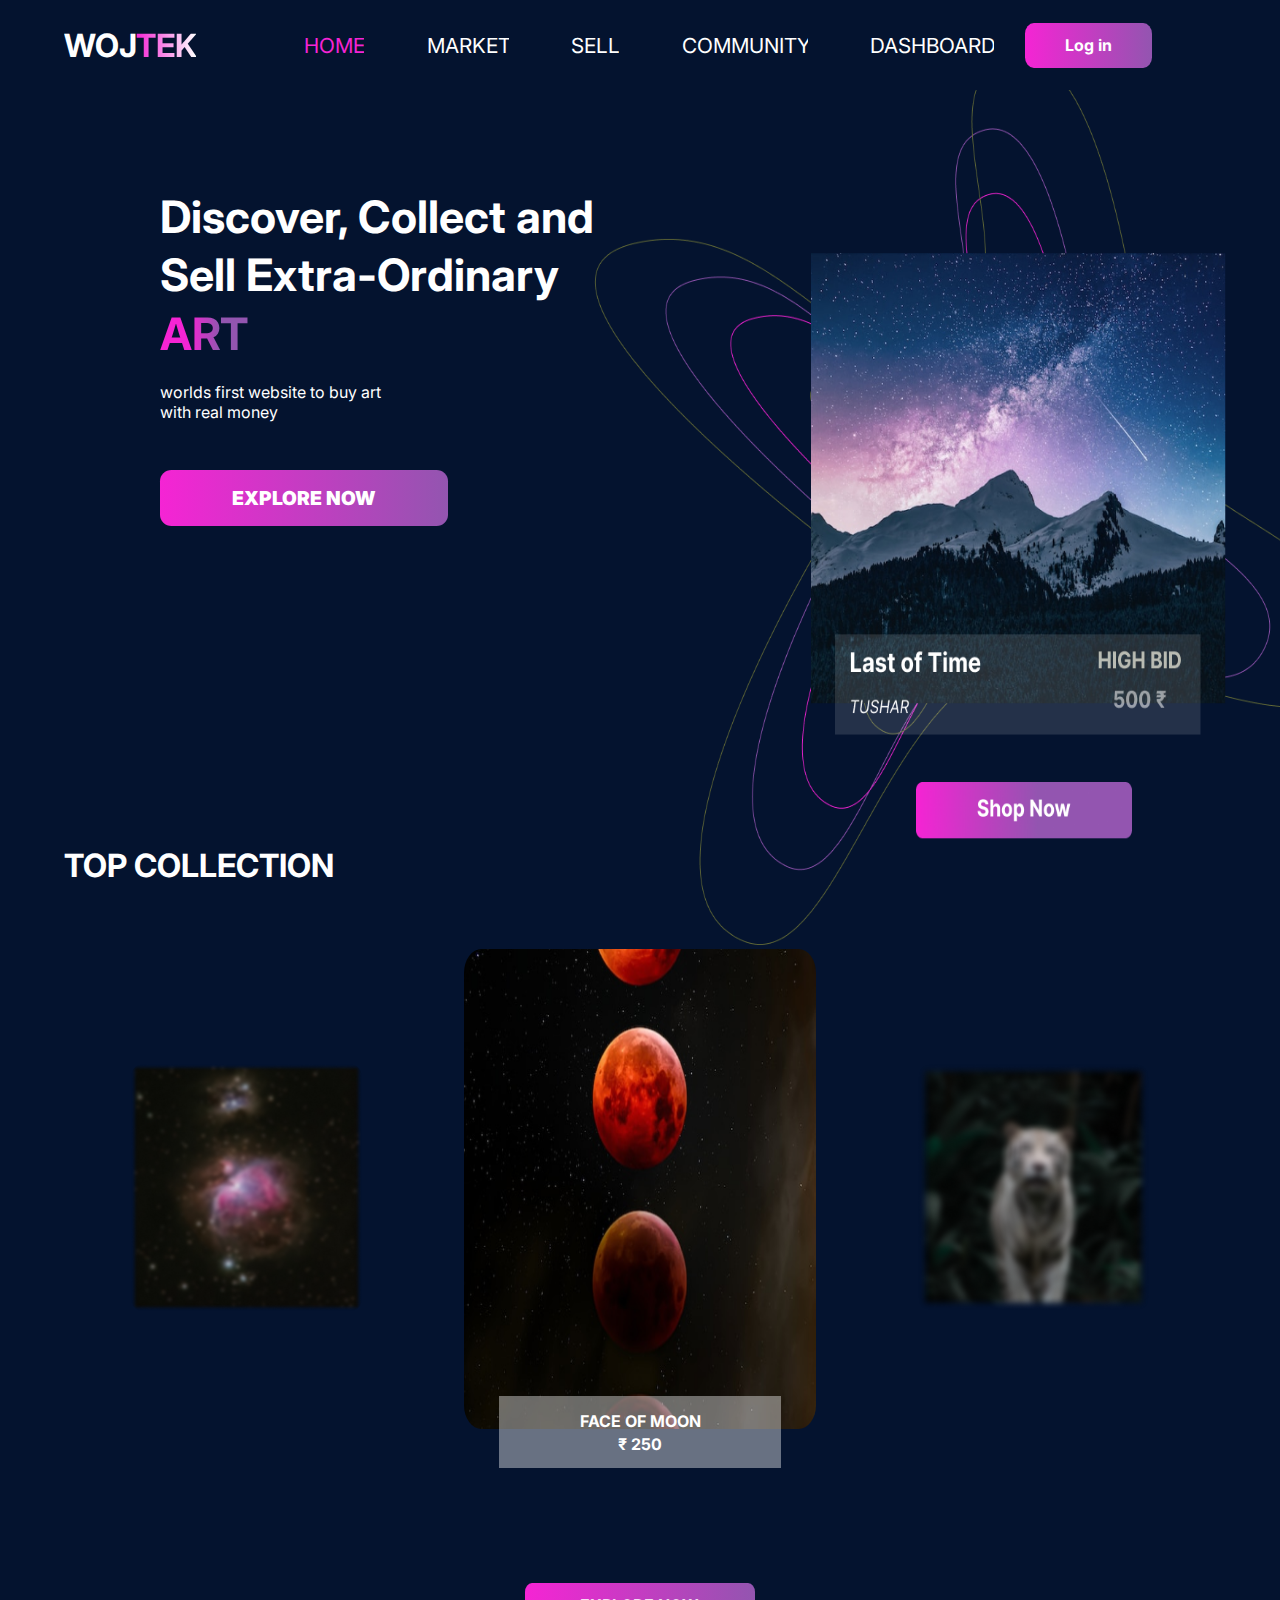
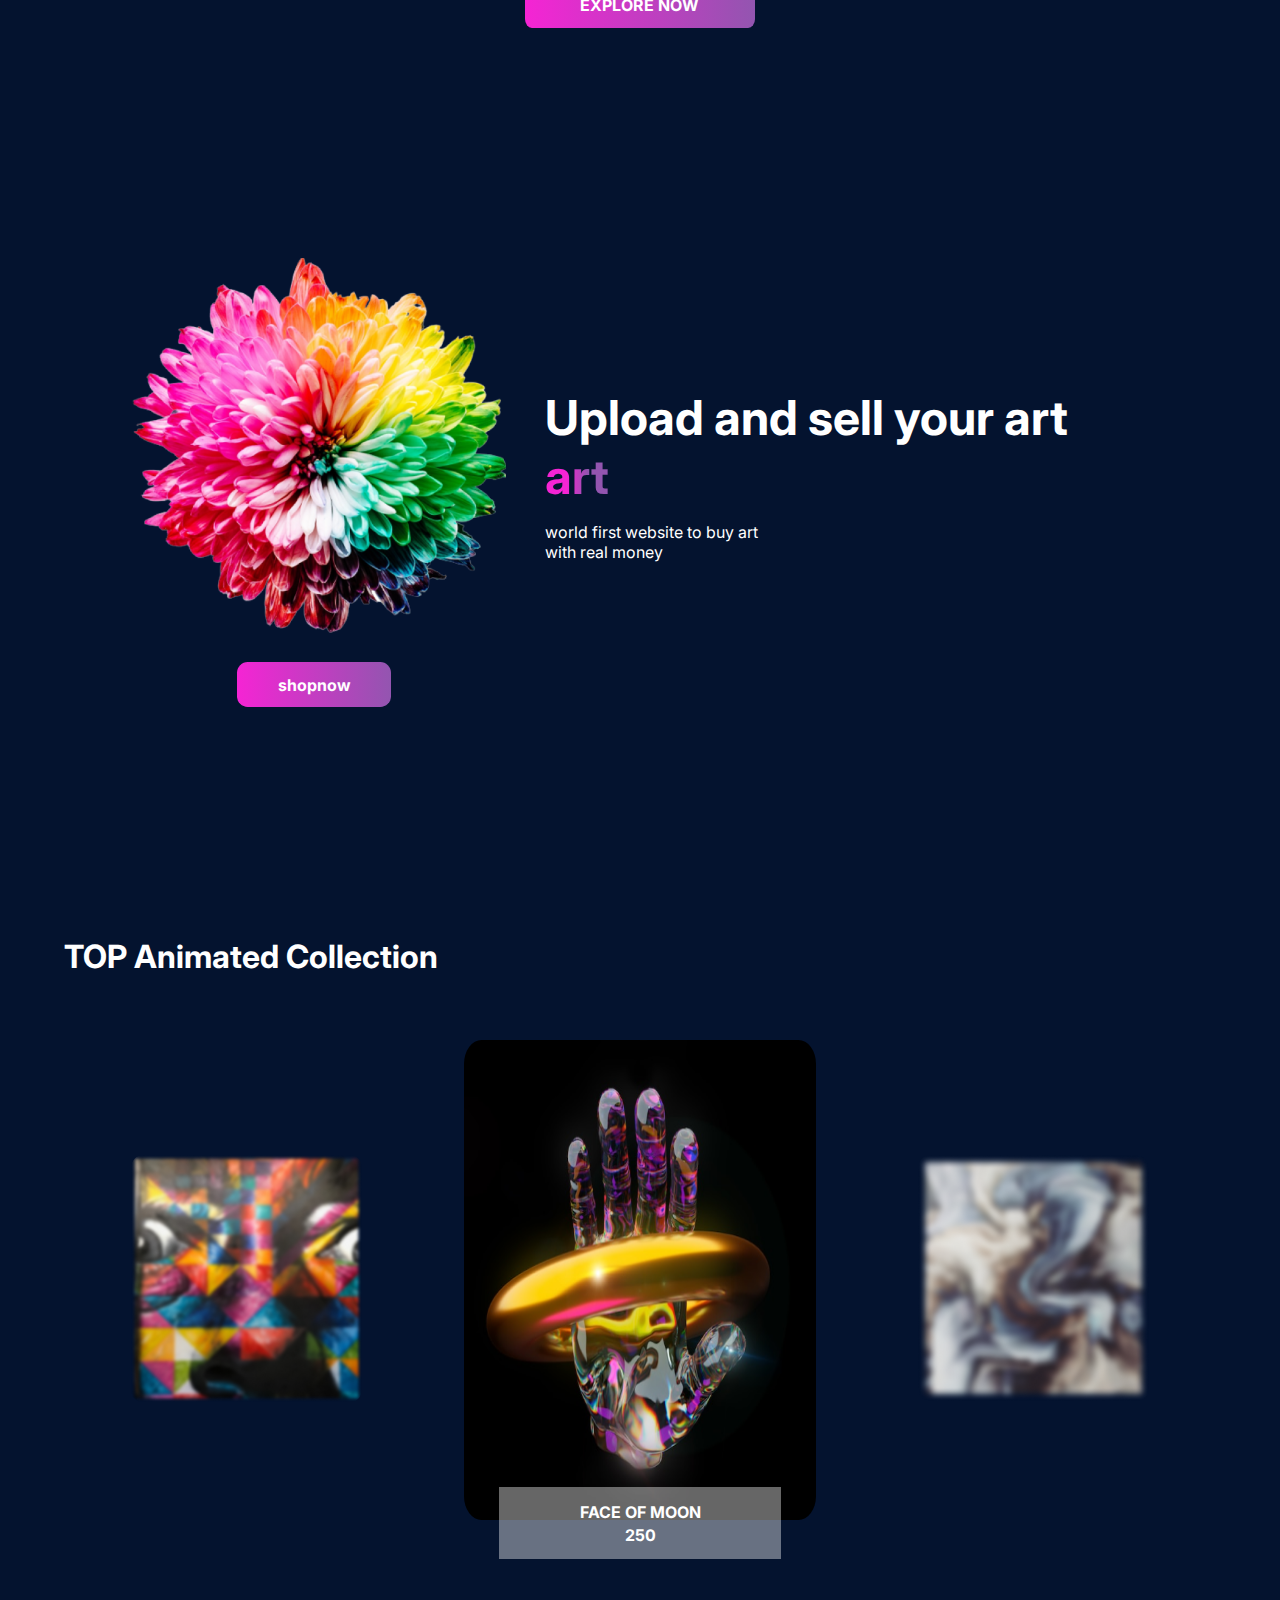
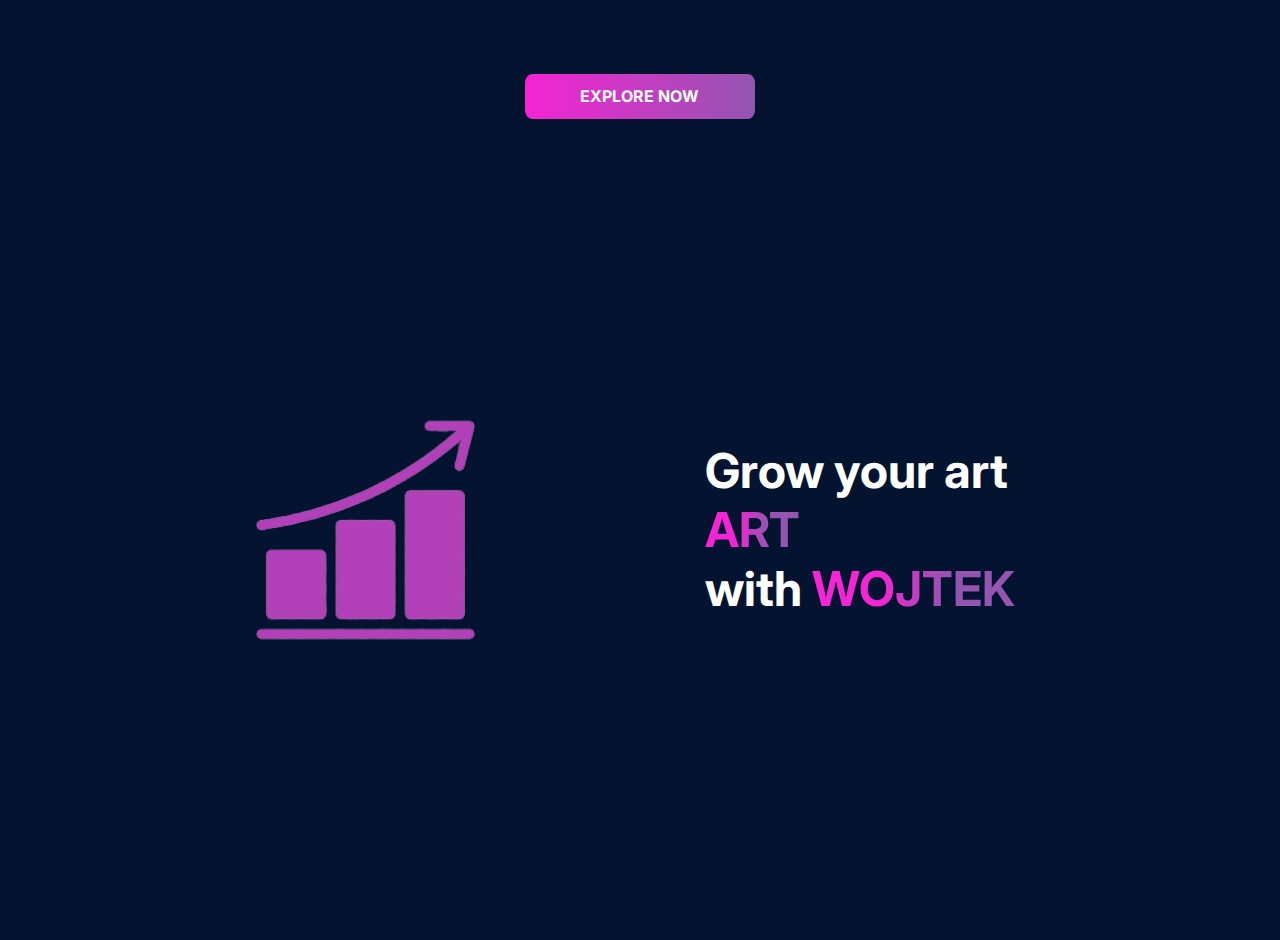
<file: index.html>
<!DOCTYPE html>
<html lang="en">
<head>
    <meta charset="UTF-8">
    <meta http-equiv="X-UA-Compatible" content="IE=edge">
    <meta name="viewport" content="width=device-width, initial-scale=1.0">
    <title>WOJTEK</title>
    <link rel="stylesheet" href="index.css">
    <link rel="preconnect" href="https://fonts.googleapis.com">
<link rel="preconnect" href="https://fonts.gstatic.com" crossorigin>
<link href="https://fonts.googleapis.com/css2?family=Inter&display=swap" rel="stylesheet"> 
<link rel="stylesheet" href="./css/cousoal.css">
</head>
<body>
    <section class="Hero">
        <nav class="navigation_bar">
            <div class="heading">

                <span ID="head1"><h1>WOJ</h1></span>
                <span id="head2"><h1>TEK</h1></span>
            </div>
            <div class="navigationElements">
                <a href="../index.html"id="active" >HOME</a>
                <a href="./html/market1.html">MARKET</a>
                <a href="./html/sell.html" >SELL</a>
                <a href="./html/community.html">COMMUNITY</a>
                <a href="./html/dashboard.html">DASHBOARD</a>
                
                
                
            </div>
            <div class="loginButton" id="loginbtn">
                <h4>Log in</h4>
            </div>
            <a href="./html/loginpage.html" target="_blank" id="login"></a>


        
    </section>
    
    <section class="HeroSection baseClass">
        <div class="leftHero">
            <div class="Taglines">

                <h1>Discover, Collect and </h1>
                <h1>Sell Extra-Ordinary </h1>
                <h1 id="Purple">ART</h1>
                <p>worlds first website to buy art <br> with real money</p>
            </div>
            <div class="loginButton" id="explore">
                <h4>EXPLORE NOW</h4>
                <a id ="link" href="./html/market1.html"> </a>
            </div>
        </div>
        <div class="rightHero">
            
                
                <img id="heroImage" onclick=navigate() src="./resources/Component 11.png" alt="Art Image" srcset="">
            
        </div>



    </section>
    <section class="baseClass exploreSection ">
        <h1>TOP COLLECTION</h1>
        <div class="corosal" id="corsal1">
            <div class="smallerImage smImage1">
                <img src="./resources/Rectangle 4.png" alt="" srcset="">
            </div>
            <div class="biggerImage cors1">
                <img src="./resources/Rectangle 2.png" alt="" srcset="">
                <div class="details ">
                    <div>
                        <h1>FACE OF MOON</h1>
                    </div>
                    <div>
                        <h1>₹ 250</h1>
                    </div>
                </div>
            </div>
            <div class= "smallerImage smImage2">
                <img src="./resources/Rectangle 5.png" alt="" srcset="">
            </div>
            
        </div>
        <div class="loginButton" id="expore2">
            <h4>EXPLORE NOW</h4>
        </div>



    </section>
    <section class="baseClass section3">
        <div class="image">
            <img src="./resources/Rectangle_1-removebg-preview 1.png" alt="image" height="100%" width="100%" fit="cover">
            <div class="loginButton" id="shopnow1">
                <h4>shopnow</h4>
            </div>
        </div>
        <div class="subhead">
            <h1>Upload and sell your art</h1>
            <h1 id="Purple">art</h1>
            <p>world first website to buy art <br/>with real money</p>
        </div>

    </section>
    <section class="baseClass exploreSection ">
        <h1>TOP Animated Collection</h1>
        <div class="corosal" id="corsal2">
            <div class="smallerImage sm1">
                <img src="./resources/miniproject/Rectangle 4.png" alt="" srcset="">
            </div>
            <div class="biggerImage cors1 bg2">
                <img src="./resources/miniproject/Rectangle 2.png" alt="" srcset="">
                <div class="details ">
                    <div>
                        <h1>FACE OF MOON</h1>
                    </div>
                    <div>
                        <h1>250</h1>
                    </div>
                </div>
            </div>
            <div class= "smallerImage sm2">
                <img src="./resources/miniproject/Rectangle 5.png" alt="" srcset="">
            </div>
            
        </div>
        <div class="loginButton" id="expore2">
            <h4>EXPLORE NOW</h4>
        </div>



    </section>
    <section class="baseClass section3">
        <div class="image">
            <img src="./resources/image-removebg-preview (1) 1.png " alt="image" height="100%" width="100%" fit="cover">
            
        </div>
        <div class="subhead">
            <h1>Grow your art</h1>
            <h1 id="Purple">ART</h1>
            <h1>with <span id="wojpurp"> WOJTEK</span></h1>
        </div>

    </section>
</body>
<script src="./scripts/index.js"></script>
<script src="./scripts/carousel.js"></script>
</html>
</file>
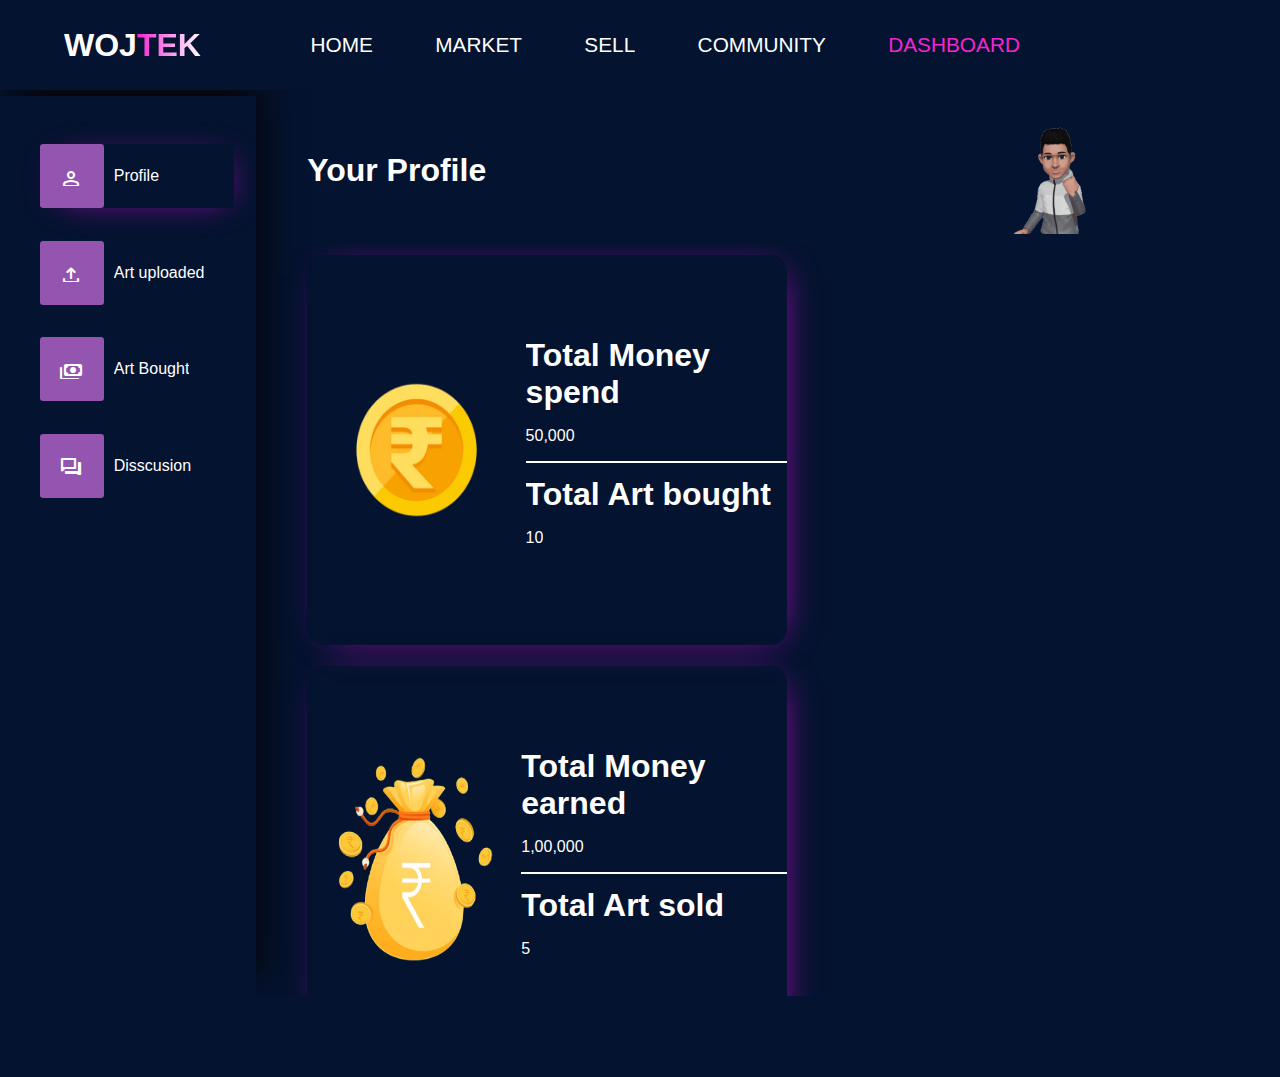
<file: html/dashboard.html>
<!DOCTYPE html>
<html lang="en">
<head>
    <meta charset="UTF-8">
    <meta http-equiv="X-UA-Compatible" content="IE=edge">
    <meta name="viewport" content="width=device-width, initial-scale=1.0">
    <title>DashBoard</title>
    <link rel="stylesheet" href="../index.css">
    <link rel="stylesheet" href="https://fonts.googleapis.com/css2?family=Material+Symbols+Rounded:opsz,wght,FILL,GRAD@48,400,0,0" />
    <link rel="stylesheet" href="https://fonts.googleapis.com/css2?family=Material+Symbols+Rounded:opsz,wght,FILL,GRAD@48,400,0,0" />
    <link rel="stylesheet" href="../css/DashBoard.css">
</head>
<body>
    <section class="Hero">
        <nav class="navigation_bar">
            <div class="heading">

                <span ID="head1"><h1>WOJ</h1></span>
                <span id="head2"><h1>TEK</h1></span>
            </div>
            <div class="navigationElements">
                <a href="../index.html" >HOME</a>
                <a href="./market1.html">MARKET</a>
                <a href="./sell.html" >SELL</a>
                <a href="./community.html">COMMUNITY</a>
                <a href="./dashboard.html" id="active">DASHBOARD</a>
                
                
            </div>
            <div style="width: 7rem;"></div>
        </nav>

        
        
    </section>
    <section style="margin-top: 6rem;" class="SidePannel">
        <ul>
            <li id="Dashactive">
                <div class="iconContainer">
                    <span class="material-symbols-rounded Dashicons">
                        person
                        </span>
                </div>
                <p>Profile</p>
            </li>
            <li>
                <div class="iconContainer">
                    <span class="material-symbols-rounded Dashicons">
                        upload
                        </span>
                </div>
                <p>Art uploaded</p>
            </li>
            <li>
                <div class="iconContainer">
                    <span class="material-symbols-rounded Dashicons">
                        payments
                        </span>
                </div>
                <p>Art Bought</p>
            </li>
            <li>
                <div class="iconContainer">
                    <span class="material-symbols-rounded Dashicons">
                        forum
                        </span>
                </div>
                <p>Disscusion</p>
            </li>
        </ul>
    </section>
    <section class="DashboardProfie dashBase">
        <div class="DashboardHeadings">
            <span>
                <h1>Your Profile</h1>
            </span>
            <span class="ImgContainer">
                <img src="../resources/dashBoard/profile-unscreen.gif" alt="" srcset="">
            </span>
        </div>
        <div class="profileBody flexWrapper">
            <div class="ProfileCard">
                <div class="CardImage">
                    <img src="../resources/dashBoard/istockphoto-914529914-612x612-removebg-preview.png" alt="" srcset="">
                </div>
                <div class="MoneyProfile" >
                    <h1>Total Money spend</h1>
                    <p>50,000</p>
                    <div style="height: 0.1rem; margin-bottom: 5%; width: 100%; background-color: white;" ></div>
                    <h1>Total Art bought</h1>
                    <p>10</p>
                </div>
            </div>
            <div class="ProfileCard">
                <div class="CardImage">
                    <img src="../resources/dashBoard/Screenshot_from_2022-10-19_18-02-14-removebg-preview.png" alt="" srcset="">
                </div>
                <div class="MoneyProfile" >
                    <h1>Total Money earned</h1>
                    <p>1,00,000</p>
                    <div style="height: 0.1rem; margin-bottom: 5%; width: 100%; background-color: white;" ></div>
                    <h1>Total Art sold</h1>
                    <p>5</p>
                </div>
            </div>
            <div class="ProfileCard DashBack">
                <div class="CardImage">
                    <img style="width: 80%;" src="../resources/dashBoard/Screenshot_from_2022-10-19_18-09-21-removebg-preview.png" alt="" srcset="">
                </div>
                
                <div class="MoneyProfile" >
                    <h1>Ratings</h1>
                    <p>4.5/5</p>
                    <div style="height: 0.1rem; margin-bottom: 5%; width: 100%; background-color: white;" ></div>
                    <h1>Total customer reviewed</h1>
                    <p>10</p>
                </div>
            </div>
            
        </div>
    </section>
    <section class="uploaded dashBase">
        <div class="DashboardHeadings">
            <span>
                <h1>Art Uploaded</h1>
            </span>
            <span class="ImgContainer">
                <img src="../resources/dashBoard/shopping-unscreen.gif" alt="" srcset="">
            </span>
        </div>
        <div class="DashbordProfileBody flexWrapper">
        <div class="uploadCard DashBack">
            <div class="UploadCardImage">
                <img  src="../resources/5c4587be1edcfff457a45f2c7f14d871.jpeg" alt="" srcset="">
            </div>
            
            <div class="MoneyProfile" >
                <h3>Ratings</h3>
                <p>4.5/5</p>
                <div style="height: 0.1rem; margin-bottom: 5%; width: 100%; background-color: white;" ></div>
                <h3>Total customer reviewed</h3>
                <p>10</p>
            </div>
        </div>
        <div class="uploadCard DashBack">
            <div class="UploadCardImage">
                <img  src="../resources/850b80d7781e3538ccca1c424c7a1f23.jpeg" alt="" srcset="">
            </div>
            
            <div class="MoneyProfile" >
                <h3>Ratings</h3>
                <p>4.5/5</p>
                <div style="height: 0.1rem; margin-bottom: 5%; width: 100%; background-color: white;" ></div>
                <h3>Total customer reviewed</h3>
                <p>10</p>
            </div>
        </div>
        <div class="uploadCard DashBack">
            <div class="UploadCardImage">
                <img  src="../resources/gaara-naruto-manga-anime-cartoon-4k-wallpaper-11623758585quj3rdry4s.jpeg" alt="" srcset="">
            </div>
            
            <div class="MoneyProfile" >
                <h3>Ratings</h3>
                <p>4.5/5</p>
                <div style="height: 0.1rem; margin-bottom: 5%; width: 100%; background-color: white;" ></div>
                <h3>Total customer reviewed</h3>
                <p>10</p>
            </div>
        </div>
        <div class="uploadCard DashBack">
            <div class="UploadCardImage">
                <img  src="../resources/HD-wallpaper-thor-cartoon-artwork-minimalistic-movies.jpeg" alt="" srcset="">
            </div>
            
            <div class="MoneyProfile" >
                <h3>Ratings</h3>
                <p>4.5/5</p>
                <div style="height: 0.1rem; margin-bottom: 5%; width: 100%; background-color: white;" ></div>
                <h3>Total customer reviewed</h3>
                <p>10</p>
            </div>
        </div>
        <div class="uploadCard DashBack">
            <div class="UploadCardImage">
                <img  src="../resources/HD-wallpaper-tom-and-jerry-cartoon-in-black-background-cartoon.jpeg" alt="" srcset="">
            </div>
            
            <div class="MoneyProfile" >
                <h3>Ratings</h3>
                <p>4.5/5</p>
                <div style="height: 0.1rem; margin-bottom: 5%; width: 100%; background-color: white;" ></div>
                <h3>Total customer reviewed</h3>
                <p>10</p>
            </div>
        </div>
        <div class="uploadCard DashBack">
            <div class="UploadCardImage">
                <img  src="../resources/Thor-Cartoon-Wallpaper.jpeg" alt="" srcset="">
            </div>
            
            <div class="MoneyProfile" >
                <h3>Ratings</h3>
                <p>4.5/5</p>
                <div style="height: 0.1rem; margin-bottom: 5%; width: 100%; background-color: white;" ></div>
                <h3>Total customer reviewed</h3>
                <p>10</p>
            </div>
        </div>
        <div class="uploadCard DashBack">
            <div class="UploadCardImage">
                <img  src="../resources/Unknown.jpeg" alt="" srcset="">
            </div>
            
            <div class="MoneyProfile" >
                <h3>Ratings</h3>
                <p>4.5/5</p>
                <div style="height: 0.1rem; margin-bottom: 5%; width: 100%; background-color: white;" ></div>
                <h3>Total customer reviewed</h3>
                <p>10</p>
            </div>
        </div>
    </div>
    </section>
    <section class="dashBase bought">
        <div class="DashboardHeadings">
            <span>
                <h1>Art sold</h1>
            </span>
            <span class="ImgContainer" >
                <img src="../resources/dashBoard/shopping-unscreen.gif" alt="" srcset="">
            </span>
        </div>
        <div class="DashbordProfileBody flexWrapper">
        <div class="uploadCard DashBack">
            <div class="UploadCardImage">
                <img  src="../resources/5c4587be1edcfff457a45f2c7f14d871.jpeg" alt="" srcset="">
            </div>
            
            <div class="MoneyProfile" >
                <h3>Price</h3>
                <p>1,500</p>
                <div style="height: 0.1rem; margin-bottom: 5%; width: 100%; background-color: white;" ></div>
                <h3>Total customer reviewed</h3>
                <p>10</p>
            </div>
        </div>
        <div class="uploadCard DashBack">
            <div class="UploadCardImage">
                <img  src="../resources/850b80d7781e3538ccca1c424c7a1f23.jpeg" alt="" srcset="">
            </div>
            
            <div class="MoneyProfile" >
                <h3>Price</h3>
                <p>5,000</p>
                <div style="height: 0.1rem; margin-bottom: 5%; width: 100%; background-color: white;" ></div>
                <h3>Total customer reviewed</h3>
                <p>10</p>
            </div>
        </div>
        <div class="uploadCard DashBack">
            <div class="UploadCardImage">
                <img  src="../resources/gaara-naruto-manga-anime-cartoon-4k-wallpaper-11623758585quj3rdry4s.jpeg" alt="" srcset="">
            </div>
            
            <div class="MoneyProfile" >
                <h3>Price</h3>
                <p>70,000</p>
                <div style="height: 0.1rem; margin-bottom: 5%; width: 100%; background-color: white;" ></div>
                <h3>Total customer reviewed</h3>
                <p>10</p>
            </div>
        </div>
        <div class="uploadCard DashBack">
            <div class="UploadCardImage">
                <img  src="../resources/HD-wallpaper-thor-cartoon-artwork-minimalistic-movies.jpeg" alt="" srcset="">
            </div>
            
            <div class="MoneyProfile" >
                <h3>Price</h3>
                <p>5,500</p>
                <div style="height: 0.1rem; margin-bottom: 5%; width: 100%; background-color: white;" ></div>
                <h3>Total customer reviewed</h3>
                <p>10</p>
            </div>
        </div>
        <div class="uploadCard DashBack">
            <div class="UploadCardImage">
                <img  src="../resources/HD-wallpaper-tom-and-jerry-cartoon-in-black-background-cartoon.jpeg" alt="" srcset="">
            </div>
            
            <div class="MoneyProfile" >
                <h3>Price</h3>
                <p>4.5/5</p>
                <div style="height: 0.1rem; margin-bottom: 5%; width: 100%; background-color: white;" ></div>
                <h3>Total customer reviewed</h3>
                <p>1,500</p>
            </div>
        </div>
        <div class="uploadCard DashBack">
            <div class="UploadCardImage">
                <img  src="../resources/Thor-Cartoon-Wallpaper.jpeg" alt="" srcset="">
            </div>
            
            <div class="MoneyProfile" >
                <h3>Price</h3>
                <p>15,000</p>
                <div style="height: 0.1rem; margin-bottom: 5%; width: 100%; background-color: white;" ></div>
                <h3>Total customer reviewed</h3>
                <p>10</p>
            </div>
        </div>
        <div class="uploadCard DashBack">
            <div class="UploadCardImage">
                <img  src="../resources/Unknown.jpeg" alt="" srcset="">
            </div>
            
            <div class="MoneyProfile" >
                <h3>Price</h3>
                <p>10,000</p>
                <div style="height: 0.1rem; margin-bottom: 5%; width: 100%; background-color: white;" ></div>
                <h3>Total customer reviewed</h3>
                <p>10</p>
            </div>
        </div>
    </div>
    </section>
    <section class="dashBase Disscusion">
        <div class="DashboardHeadings">
            <span>
                <h1>Discussion</h1>
            </span>
            <span class="ImgContainer">
                <img src="../resources/dashBoard/profile-unscreen.gif" alt="" srcset="">
            </span>
        </div>
        <div class="DashbordProfileBody flexWrapper">
        <div class="uploadCard DashBack">
            <div class="UploadCardImage">
                <img  src="../resources/5c4587be1edcfff457a45f2c7f14d871.jpeg" alt="" srcset="">
            </div>
            
            <div class="MoneyProfile" >
                <h3>Animated Art </h3>
                <div style="height: 0.1rem; margin-bottom: 5%; width: 100%; background-color: white;" ></div>
                <a style="margin: 1rem"  href=".././pages/discussion1.html">Go now</a>
                
            </div>
        </div>
        <div class="uploadCard DashBack">
            <div class="UploadCardImage">
                <img  src="../resources/850b80d7781e3538ccca1c424c7a1f23.jpeg" alt="" srcset="">
            </div>
            
            <div class="MoneyProfile" >
                <h3>3d art </h3>
                <div style="height: 0.1rem; margin-bottom: 5%; width: 100%; background-color: white;" ></div>
                <a  style="margin: 1rem"  href=".././pages/discussion1.html">Go now</a>

            </div>
        </div>
        <div class="uploadCard DashBack">
            <div class="UploadCardImage">
                <img  src="../resources/gaara-naruto-manga-anime-cartoon-4k-wallpaper-11623758585quj3rdry4s.jpeg" alt="" srcset="">
            </div>
            
            <div class="MoneyProfile" >
                <h3>Paintings</h3>
               
                <div style="height: 0.1rem; margin-bottom: 5%; width: 100%; background-color: white;" ></div>
                <a style="margin: 1rem"  href=".././pages/discussion1.html">Go now</a>

            </div>
        </div>
        <div class="uploadCard DashBack">
            <div class="UploadCardImage">
                <img  src="../resources/HD-wallpaper-thor-cartoon-artwork-minimalistic-movies.jpeg" alt="" srcset="">
            </div>
            
            <div class="MoneyProfile" >
                <h3>Portraits</h3>
                
                <div style="height: 0.1rem; margin-bottom: 5%; width: 100%; background-color: white;" ></div>
                <a style="margin: 1rem" href=".././pages/discussion1.html">Go now</a>

            </div>
        </div>
        
    </div>
    </section>
    <script src="../scripts/Dashbored.js"></script>
</body>
</html>
</file>
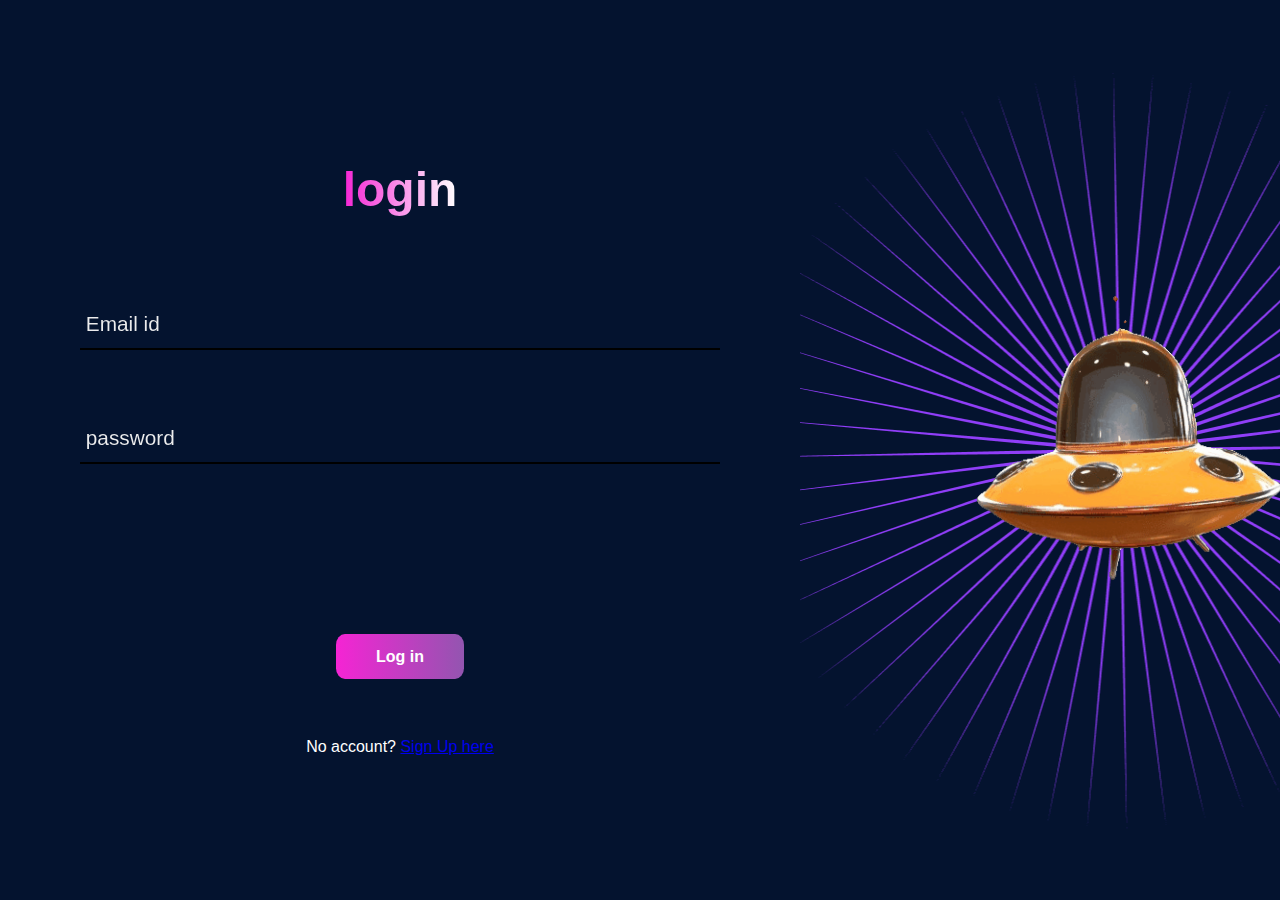
<file: html/loginpage.html>
<!DOCTYPE html>
<html lang="en">
<head>
    <meta charset="UTF-8">
    <meta http-equiv="X-UA-Compatible" content="IE=edge">
    <meta name="viewport" content="width=device-width, initial-scale=1.0">
    <title>Login</title>
    <link rel="stylesheet" href="../index.css">
    <link rel="stylesheet" href="../css/login.css">
</head>
<body>
    <section class="loginform">
        <h1>login</h1>
        <div class="fields">
            <input type="text" name="name" id="name" placeholder=" Email id"  onfocus=changeColor(this.style)>
            <input type="password" name="name" id="name" placeholder=" password"  pattern="[a-z0-9._%+-]+@[a-z0-9.-]+\.[a-z]{2,}$" onfocus=changeColor(this.style)>
        </div>
        <div class="loginButton" id="login2">
            <h4>Log in</h4>
        </div>
        <div style="min-height: 2rem">
            <span style="color:white">No account? <a href="./signupPage.html">Sign Up here</a> </span>
        </div>
    </section>
    <section>
        <div class="loginImageContainer" >
            <!-- <img id="Loginpng" src="../resources/./loginPage/Star 7.png" alt="" srcset=""> -->
            <img src="../resources/loginPage/ufo-426-unscreen.gif" alt="image">
        </div>

    </section>
    <script src="../scripts/login.js"></script>
</body>

</html>
</file>
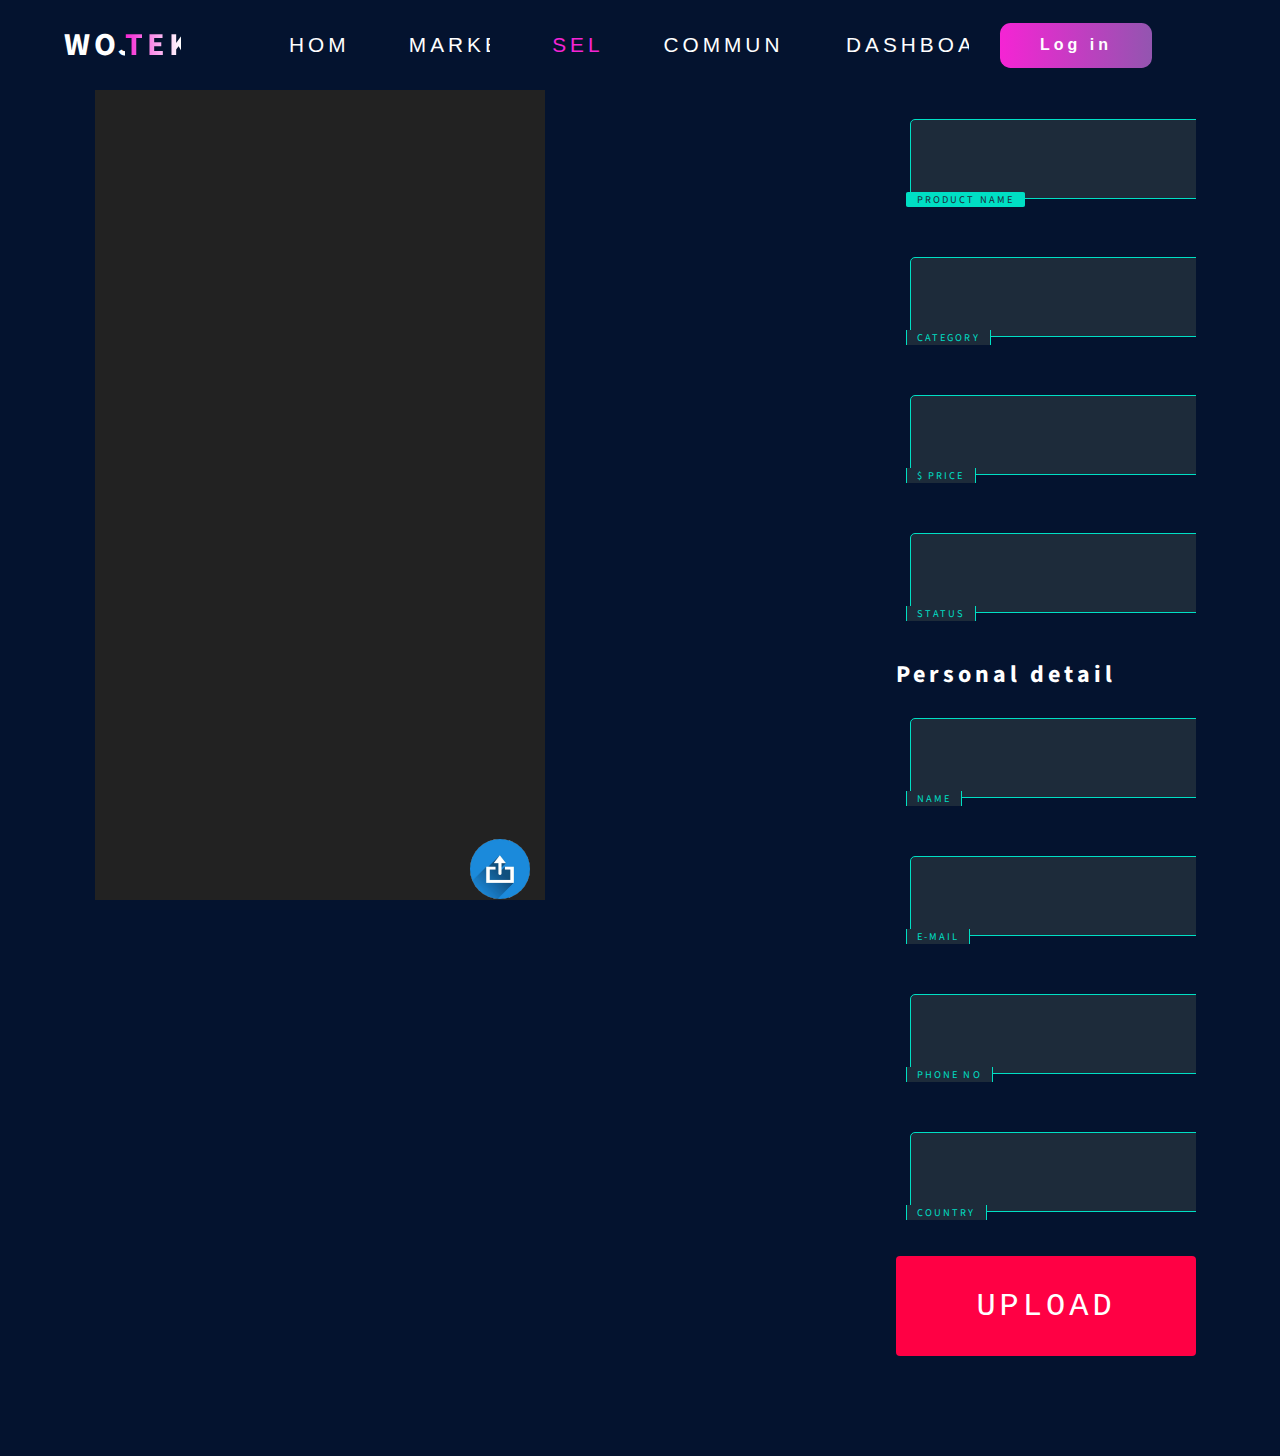
<file: html/sell.html>
<!DOCTYPE html>
<html lang="en">
<head>
    <meta charset="UTF-8">
    <meta http-equiv="X-UA-Compatible" content="IE=edge">
    <meta name="viewport" content="width=device-width, initial-scale=1.0">
    <title>sell</title>
    <link rel="stylesheet" href="../css/textbox.css">
    <link rel="stylesheet" href="../index.css">

    
</head>
<body>
    <section class="Hero">
        <nav class="navigation_bar">
            <div class="heading">

                <span ID="head1"><h1>WOJ</h1></span>
                <span id="head2"><h1>TEK</h1></span>
            </div>
            <div class="navigationElements">
                <a href="../index.html" >HOME</a>
                <a href="./market1.html">MARKET</a>
                <a href="./sell.html" id="active">SELL</a>
                <a href="./community.html">COMMUNITY</a>
                <a href="./dashboard.html">DASHBOARD</a>
                
                
            </div>
            <div class="loginButton" id="loginbtn">
                <h4>Log in</h4>
            </div>
            <a href="./loginpage.html" target="_blank" id="login"></a>


        
    </section>
    <!-- div for image which has to be uploaded-->
    <div class="gi">
        <div class="con"> 
        <div class="container" id="imgBox">

            <div id="prevText"></div>
            
            
            <input type="file" accept="image/*" name="image" id="file" style="display: none" onchange="loadFile(event)">
            <label for="file"><img src="../resources/sellPage/th-669779798.jpeg" class="upload-icon"></label> <!-- uplload label-->
        </div>
        </div>
      <!-- product detail-->  
    <div class="second">
        <div class="space"><h2>Product detail</h2></div>
        <div class="space"><input type="text" ><span> Product name</span></div>
        <div class="space"><input type="text" ><span> Category</span></div>
        <div class="space"><input type ="number" ><span>$ Price</span></div>
        <div class="space"><input type ="text" ><span>Status</span></div>
 
       <!-- personal detail-->
        <div class="space1"><h2>Personal detail</h2></div>
        <div class="space"><input type="text" ><span>name</span></div>
        <div class="space"><input type ="email" ><span>E-mail</span></div>
        <div class="space"><input type ="tel" ><span>Phone No</span></div>
        <div class="space"><input type ="text"><span>Country</span></div>
        <div ><button class="btn">UPLOAD</button></div>

    </div>
</div>
     
    

    <script>
        var textBox = document.getElementById("textBox");
        var imgBox = document.getElementById("imgBox");
        

        var loadFile = function(event){
            imgBox.style.backgroundImage = "url(" +URL.createObjectURL(event.target.files[0])+ ")";
        }
        const btn = document.querySelectorAll(".btn")
        const inputs = document.querySelectorAll(".space input")
        var showAlert = true;
        btn[0].addEventListener("click",()=>{
            inputs.forEach((Element)=>{
            if(Element.value==="" && showAlert){
                showAlert=false;
                alert("please fill all the fields")
            }
            else if(showAlert){
                showAlert=false;
                alert("Uploaded")
            }
        })
        })
        
    </script>
    <script src="../scripts/index.js"></script>
</body>
</html>
</file>
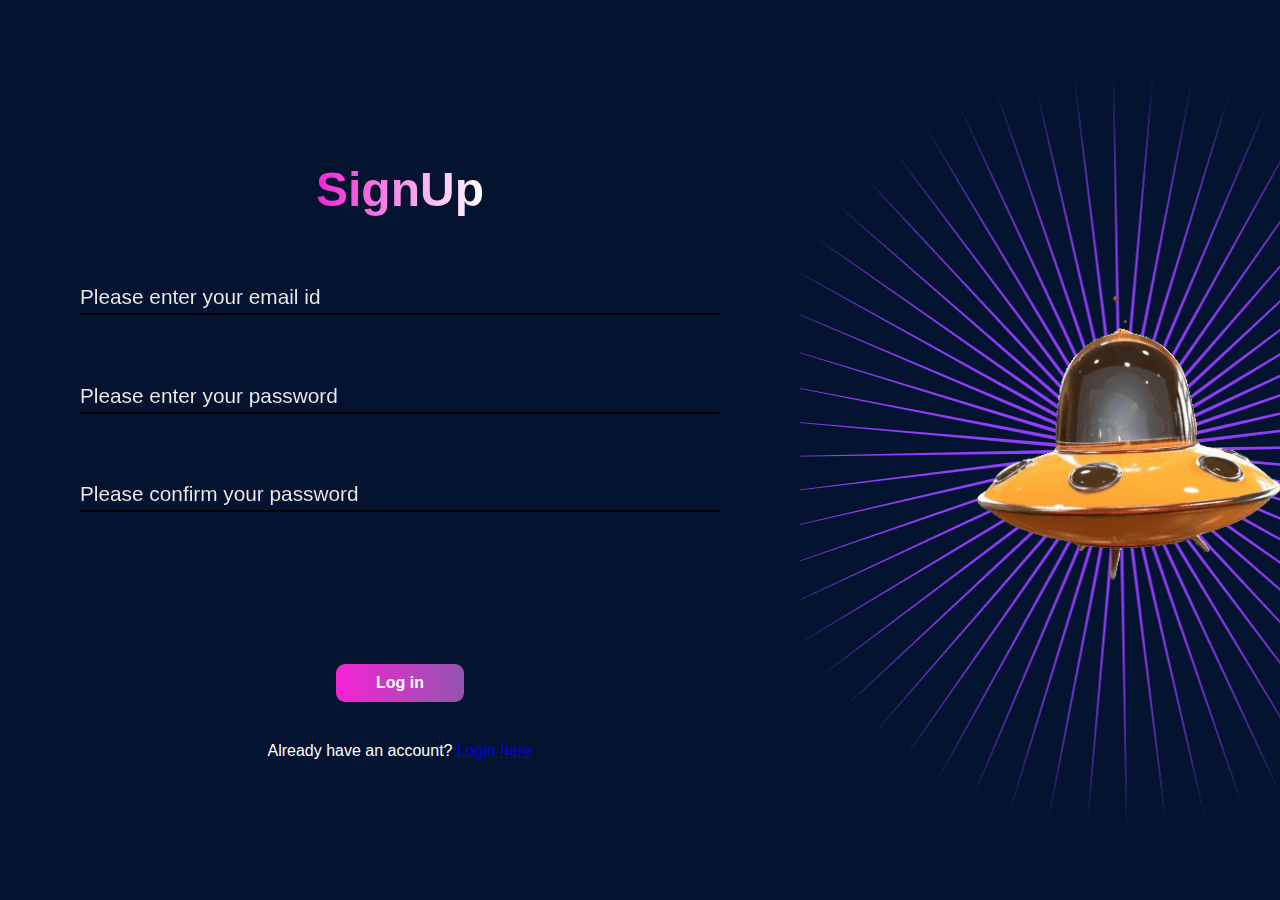
<file: html/signupPage.html>
<!DOCTYPE html>
<html lang="en">
<head>
    <meta charset="UTF-8">
    <meta http-equiv="X-UA-Compatible" content="IE=edge">
    <meta name="viewport" content="width=device-width, initial-scale=1.0">
    <title>Login</title>
    <link rel="stylesheet" href="../index.css">
    <link rel="stylesheet" href="../css/login.css">
</head>
<body>
    <section class="loginform">
        <h1>SignUp</h1>
        <div class="fields">
            <input type="text" name="name" id="name" placeholder="Please enter your email id" onfocus=changeColor(this.style)>
            <input type="password" name="name" id="name" placeholder="Please enter your password" onfocus=changeColor(this.style) >
            <input type="password" name="name" id="name" placeholder="Please confirm your password" onfocus=changeColor(this.style)>
        </div>
        <div class="loginButton" id="login2">
            <h4>Log in</h4>
        </div>
        <div style="height: 2rem;">
            <span style="color:white; height: 2rem; overflow: visible;">Already have an account? <a href="./loginpage.html">Login here</a> </span>
        </div>
    </section>
    <section>
        <div class="loginImageContainer" >
            <!-- <img id="Loginpng" src="../resources/./loginPage/Star 7.png" alt="" srcset=""> -->
            <img src="../resources/loginPage/ufo-426-unscreen.gif" alt="image">
        </div>

    </section>
    <script src="../scripts/sigunup"></script>
    
</body>
</html>
</file>
<file: index.css>
*{  

    overflow-x: hidden;

}
:root{
    --primary:linear-gradient(to right,#f524d4,#ffff);
    --secondary:-webkit-linear-gradient(180deg,#9355b0,#f524d4);

}
body{
    overflow-x: hidden;
    margin: 0%;
    background-color: #04132f;
    font-family: 'Inter', sans-serif;
}
.Hero nav{
    margin-top: 0%;
    display: flex;
    flex-direction: row;
    justify-content: space-between;
    align-items: center;
    box-shadow: 1px black;
}
#active{
    color:#f524d4;
}
.navigation_bar{
    margin-top:0% ;
    min-height: 10vh;
    position:fixed;
    width: 100vw;
    z-index: 7;
    background-color: #04132f;
}
.navigationElements{
    /* margin-top: 8%; */
    display: flex;
    flex-direction: row;
    /* justify-content: space-between; */
    align-items: stretch;
    min-width: 35%;
    margin: 0% 0% 0% 6%;
    
}
.navigationElements A{
    color: #ffff;   
    margin: 0% 1.5em;
    font-size: 1.3em;
    font-family: 'Inter', sans-serif;
    text-decoration: none;
}
.heading{
    margin-left: 5%;
    display: flex;
    flex-direction: row;
}
.heading span h1{
    font-size: 2rem;
}

#head1{
    color:#ffff;
    font-family: 'Inter', sans-serif;

}
#head2{
    background: var(--primary);
    background-clip: content-box;
    -webkit-background-clip : text;
    -webkit-text-fill-color: transparent;
    font-family: 'Inter', sans-serif;
    
}
.loginButton{
    
    min-width: fit-content;
    height: 45px;
    border-radius: 7%/24%;
    display: flex;
    align-items: center;
    justify-content: center;
    background : var(--secondary)
}
.loginButton:hover{
    cursor: pointer;
}
.loginButton h4{
    margin: 0% 40px;
    font-size:2.2rem;
}
#login{
    margin: 0% 5% ;
}
.baseClass{
    min-height: fit-content;
}
.loginButton h4{
    font-family: 'Inter', sans-serif;
    color:white;
    font-weight: 700;
    font-size: 1rem;
}
.Taglines{
    margin: 15% 0% 5% 25%;
    font-size: 1vw;
    /* background-color: aqua; */
    
    
}
.Taglines h1{
    position: relative;
    color:white;
    margin: 1% 0;
    font-size: 3.5em;
}
.subTagLines p{
    color: white;
    font-size: 0.8rem;
    display: flex;
    flex-direction: row;
    justify-content: center;
    align-items: left;
}
.HeroSection{
    display: flex;
    flex-direction: row;
    margin-bottom: 25%;
    margin-top: 7%;
}
#Purple{
    width: fit-content;
    background: linear-gradient(to right,#f524d4,#f524d4,#9355b0,#9355b0);
    background-clip: content-box;
    -webkit-background-clip : text;
    
    -webkit-text-fill-color: transparent;
}
.leftHero{
    width: 50%;
    min-height: fit-content;
    display: flex;
    flex-direction: column;
    justify-content: flex-start;
    align-items: flex-start;
    flex-shrink: 0;
}


.Taglines p{
    color: white;
    font-size: 1rem;
    margin-top: 5%;
}
.rightHero{
   width: 50%;
   display: flex;
   flex-direction: column;
}
#explore{
    margin: 0% 0% 0% 25%;
    border-radius: 4%/20%;
    min-height: 3.5rem;
    min-width: 18rem;
}
#explore h4{
    font-size: 1.2rem;
    font-weight: 900;
}


#heroImage{
    top:0%;
    right: 0%;
    position: absolute;
    z-index: 0;
    width: 55%;
    height: 60rem;
    min-height: 55rem;
    
}
.exploreSection{
    display: flex;
    flex-direction: column;
    
}
.exploreSection h1{
    color:  white;
    margin: 0% 0% 1% 5%;
    
}
.cors1{
    display: flex;
    flex-direction: column;
    justify-content: end;
    position: relative;
    overflow: visible;
    margin: 0% 8%;

}
.details{
    width: 80%;
    position: absolute;
    background-color: rgba(255, 255, 255, 0.401);
    display: flex;
    flex-direction: column;
    justify-content: center;
    align-items: center;
    height: 15%;
    z-index: 5;
    justify-self: center;
    align-self: center;
    bottom: -8%;

}
.details div h1{
    font-size: 1rem;
    margin: 2% 0%;
}
#corsal1,#corsal2{
    margin-bottom: 8%;
    overflow-y: visible ;
    min-height: fit-content;
    padding: 4% 0%;


}
#expore2{
    justify-self: center;
    width: 18%;
    border-radius: 3%/20%;
    align-self: center;
}

/* code for section3 */
.section3{
    margin: 18% 0%;
    display:  flex;
    flex-direction: row;
    justify-content: space-around;
    align-items: center;
    
}
.image{
    margin-left:8% ;
    height: 10%;
    width: 30%;
    min-height: 3rem;
    min-width: 4rem;
    display: flex;
    flex-direction: column;
    justify-content: center;
    align-items: center;
}
.subhead{
    
    margin-right: 15%;

}
.subhead h1{
    font-size: 3rem;
    color: white;
    margin: 0%;
}
.subhead p{
    color: white;

}
#shopnow1{
    width: 40%;
    margin-top: 5%;
}
#wojpurp{

    font-size: 3rem;
    background: linear-gradient(to right,#f524d4,#f524d4,#9355b0,#9355b0);
    background-clip: content-box;
    -webkit-background-clip : text;
    
    -webkit-text-fill-color: transparent;
}

.loginform{
    left: 30%;
    width: 40%;
    background-color: rgb(136, 131, 131);
    height: 70%;
    position: absolute;
    border-radius: 5%;
    display: none;
    flex-direction: column;
    justify-content: space-between;
    align-items: center;
    z-index: 5;
}
.loginform h1{
    font-size: 3rem;
    background: var(--primary);
    background-clip: content-box;
    -webkit-background-clip : text;
    
    -webkit-text-fill-color: transparent;
}
.fields{
    width:80%;
    display: flex;
    flex-direction: column;
    justify-content: center;
    align-items: center;
    margin-bottom: 15%;
    z-index: 5;
}
.fields input{
    width: 100%;
    height: 3rem;
    margin: 5% 0%;
    border: none;
    border-bottom: black solid 2px;
    background: #ececed;
    background-clip: content-box;
    -webkit-background-clip : text;
    
    -webkit-text-fill-color: transparent;
    

    text-decoration: none;
    font-size: 1.3rem;
    outline: none;
    padding: 0%;
    

}
.fields input::placeholder{
    color: white;
    margin: 0;
}
#login2{
    margin-bottom: 5%;
}
#link{
    display: none;
}
</file>
<file: css/cousoal.css>
.corosal{
    display: flex;
    flex-direction: row;
    min-width: 100%;
    min-height: 100%;
    justify-content: center;
    align-items: center;
    
}
.corosal div{
    /* margin: 0% 5%; */
}
.smallerImage{
    width: 18%;
    min-width: 12rem;
    border-radius: 5%;
    
}
.biggerImage{
    width: 27%;
    height:30rem;
    /* height: 20rem; */
    min-width: 22rem;
    border-radius: 5%;
}

.smallerImage img, .biggerImage img{
    width: 100%;
    height: 100%;
    object-fit: fill;
    border-radius: 5%;
}
</file>
<file: css/DashBoard.css>
body{
    display: flex;
    flex-direction: row;
    
}
.navigation_bar{
    width: 100%;
}
.loginButton{
    margin-right:5% ;
}
.navigationElements{
    margin-right: 9%;
}
.dashBase{
    display: flex;
    flex-direction: column;
    margin-top: 6rem;

}
p,h1,h2,h3,h4,h5,h6{
    color: white;
}
.SidePannel {
    width: 20rem;
    height: 100vh;
    -webkit-box-shadow:7px -17px 35px -3px rgb(6 5 6);
    -moz-box-shadow: 7px -17px 35px -3px rgb(6 5 6);
    box-shadow: 7px -17px 35px -3px rgb(6 5 6)
    /* background: linear-gradient(360deg,#f524d4,#f524d4,#9355b0,#9355b0); */
    /* background: white; */
}

.SidePannel li {
    width: 90%;
    height: fit-content;
    background-color: #04132f;
    margin: 15% 0%;
    display: flex;
    flex-direction: row;

    justify-content: start;
    align-items: center;
    color: white;
}

#Dashactive {
    background-color: #04132f;
    box-shadow: gray;
    /* border-radius: 5%/22%; */
    -webkit-box-shadow: 7px 4px 35px -16px rgb(255 0 255 / 78%);
    -moz-box-shadow: 7px 4px 35px -16px rgb(255 0 255 / 78%);
    box-shadow: 7px 4px 35px -16px rgb(255 0 255 / 78%);
}

.iconContainer {
    width: 4rem;
    height: 4rem;
    display: flex;
    flex-direction: column;
    justify-content: center;
    align-items: center;
    /* background: linear-gradient(to right,#f524d4,#f524d4,#9355b0,#9355b0); */
    background: #9355b0;
    color: white;
    overflow: hidden;
    margin-right: 5%;
    border-radius: 5%;
}

.Dashicons {
    overflow: hidden;
    width: 40%;
    height: 30%;
    margin: 0%;
    padding: 0%;
}
.DashboardProfie{
    width: 100%;
    
    
}
.DashboardHeadings{
    display: flex;
    flex-direction: row;
    justify-content: space-between;
    align-items: center;
    width: 100%;
    padding: 0% 5%;
    min-height: fit-content;
    overflow: visible;
}
.ImgContainer{
    
    height: 8rem;
    width: 20rem;
    padding: 1%;
    margin-right: 10%;
    overflow: hidden;
}
.ImgContainer img{
    width: 100%;
    height: 100%;
    object-fit: contain;
    
}
.DashboardProfie{
    height: 100vh;
    display: none;
    overflow: visible;
}
.profileBody,.flexWrapper{
    display: flex;
    flex-direction: row;
    flex-wrap: wrap;
    align-items: center;
    overflow: scroll;
    width: 100%;
    min-height: fit-content;
    padding:0% 3% 5% 0%;
    

}
.flexWrapper::-webkit-scrollbar{
    display: none;
}
.ProfileCard{
    border-radius: 1rem;
    margin:1% 5%;
    width: 40%;
    height: 50%;
    min-width: 30rem;
    display: flex;
    flex-direction: row;
    justify-content: start;
    align-items: center;
    -webkit-box-shadow: 7px 4px 35px -16px rgb(255 0 255 / 78%);
    -moz-box-shadow: 7px 4px 35px -16px rgb(255 0 255 / 78%);
    box-shadow: 7px 4px 35px -16px rgb(255 0 255 / 78%);
    overflow: hidden;
}

.CardImage{
    height: 15rem;
    width: 15rem;
    overflow: hidden;
}
.CardImage img{
    height: 100%;
    width: 100%;
}
.MoneyProfile{
    
    display: flex;
    flex-direction: column;
    justify-content: center;
    align-items: flex-start;
}
.MoneyProfile h1{
    margin: 0%;
}
.dashBase{
    width: 100vw;
    height: 100vh;
}
.DashBack{
    margin:1% 5%;
    display: flex;
    flex-direction: row;
    justify-content: start;
    align-items: center;
    -webkit-box-shadow: 7px 4px 35px -16px rgb(255 0 255 / 78%);
    -moz-box-shadow: 7px 4px 35px -16px rgb(255 0 255 / 78%);
    box-shadow: 7px 4px 35px -16px rgb(255 0 255 / 78%);
    overflow: hidden;
}
.uploadCard{
    display: flex;
    flex-direction: column;
    width: 20%;
    min-width: 20rem;
    border-radius: 1rem;
}
.UploadCardImage{
    width: 100%;
    height: 15rem;
    overflow: hidden;
}
.UploadCardImage img{
    width: 100%;
    height: 100%;
    object-fit: cover;
}
.UploadCardImage img:hover{
    
    transform: scale(1.5);
    transition: 1s ease-in-out;
}
.uploaded{
    display: none;
}
.bought{
    display: none;
}
.SidePannel li:hover{
    -webkit-box-shadow:0px -17px 35px -3px rgb(6 5 6);
    -moz-box-shadow: 0px -17px 35px -3px rgb(6 5 6);
    box-shadow: 0px -17px 35px -3px rgb(6 5 6)
}
</file>
<file: css/login.css>
@media only screen and (max-width: 1020px){
    body{
        display: flex;
        flex-direction: column-reverse;
        justify-content: center;
        height: fit-content;
        margin: 0%;
        
    }
   body section{
    
    min-height: fit-content;
    overflow-y:visible ;
    
   }
   #login2{
    min-height: 3rem;
    margin-bottom: 5%;
   }
   
    .loginImageContainer{
        margin-top: 3rem;
        
        height:50vh;
        position: static;
        display: flex;
        min-height: fit-content;
        flex-direction: column;
        justify-content: center;
        align-items: center;
        overflow: hidden;
        min-height: 25rem;
        
    }
    .loginImageContainer img{
    
        height: 60%;
        width: 60%;
        object-fit: contain;
        
    }
    .fields{
        margin-bottom: 7%;
    }
    .fields input{
        height: 5rem;
    }
    .loginform{
        width: 100%;
        height: 50vh;
        min-height: 10rem;
        background: transparent;
        
        display: flex;
        position: static;
        margin-bottom: 5%;
    }
    .loginform h1{
        overflow: visible;
        position: absolute;
        top: 0;
    };
}
@media only screen and (min-width: 1020px){
body{
    height: 100vh;
    min-height: fit-content;
    display: flex;
    flex-direction: row;
    justify-content: space-around;
    align-items: center;
}
.loginform{
    position:static;
    display: flex;
    background-color: transparent;
    min-width: 50rem;
    min-height: 40rem;
    
}
.loginform h1{
    overflow: visible;
}
.loginImageContainer{
    position: relative;
    width: 40vw;
    height: 100vh;
    min-height: 30rem;
    min-width: 40rem;
    display: flex;
    flex-direction:column;
    justify-content: center;
    align-items: center;
     background-image: url("../resources/loginPage/Star\ 7.png");
    background-position: center;
    background-repeat: no-repeat;
}
#Loginpng{
    position: absolute;
    /* top: 50; */

}
#login2{
    position: relative;
    left: 0%;
}

.loginImageContainer img{
    width: 60%;
    
}
}
</file>
<file: css/textbox.css>
@import url('https://fonts.googleapis.com/css2?family=Source+Sans+Pro:wght@600&display=swap');
/*this css is only for textbox*/

/* space div is common for all text box*/
.space
{
    position: relative;
    width: 250px;
    padding: 14px;
    overflow: visible;
}

.space input
{
    width: 330px;
    padding: 10px;
    border: 1px solid rgba(255, 255, 255, 0.255);
    background: #1d2b3a;
    border-radius: 5px;
    outline: none;
    color: #fff;
    font-size: 0.5cm;
    transition: o0.5s;
    height: 80px;
  }


.space span
{
    position: absolute;
    left: 0;
    padding: 10px;
    pointer-events: none;
    font-size: 1cm;
    color: rgba(255, 255, 255, 0.25);
    text-transform: uppercase;
    transition: 0.5s;

}
.space input:valid ~ span,
.space input:focus ~ span
{
    color: #00dfc4;
    transform: translateX(10px) translateY(-7px);
    font-size: 0.65em;
    padding: 0 10px;
    background: #1d2b3a;
    border-left: 1px solid #00dfc4;
    border-right: 1px solid #00dfc4 ;
    letter-spacing: 0.2em;
}
.space:nth-child(2) input:valid ~ span,
.space:nth-child(2) input:focus ~ span
{
    background: #00dfc4;
    color: #1d2b3a;
    border-radius: 2px;

}

.space input:valid ,
.space input:focus 
{
    border: 1px solid #00dfc4;
}






.container{
        background: #222;
        color: #fff;
        background-size: cover;
        background-position: center;
        max-width: 450px;
        height: 100vh;
        margin: auto;
        position: relative;
        margin-bottom: 13px;

}
h2{
    color:white;
    margin-bottom: 12px;

}
body{
    background-color: #04132f;
   font-family: 'Inter', sans-serif;
    padding-bottom:100px;
}
.second{
    
 margin-right: 30px;
 margin-left: 20%;
}

.space{
    margin-bottom:30px;
}
.prevText{  /*this css manupulates space for the image which has to be uploade*/
    position: absolute;
    left: 50%;
    bottom: 30%;
    transform: translateX(-50%);
    width: 90%;
    text-shadow: 2px 2px 20px #000; 
    }

  .upload-icon{/* css for upload icon*/
    position: absolute;
    height: 60px;
    bottom: 1px;
    left: 90%;
    transform: translateX(-50%);
    cursor: pointer;
    border-radius: 60px;
    }
    .con{
        width:50%
    }
    .gi{/* outer most div for uploaded image 'gi' is the outermost div*/
        display: flex;
        flex-direction: row;
        
    }
    .btn{
        /*css for button*/
        width:300px;
        height:100px;
        border:none;
        color:white;
        background-color:rgb(255,0,68);
        border-radius:4px;
        box-shadow:inset 0 0 0 0#f9e506;
        transition:ease-out 0.15s;
        font-size:2rem;
        outline:none;
        letter-spacing: 4px;
        font-family:'Courier New', Courier, monospace;
    

    }
    *{
    margin: 0;
    padding: 0;
    box-sizing: border-box;
    font-family: 'Poppins', sans-serif;
    font-family:'Source Sans Pro',sans-serif;
    letter-spacing: 4px;
}
    .btn:hover{
        box-shadow: inset 300px 000 #f9e506;
        cursor:pointer;
        color:#000;
    }
</file>
